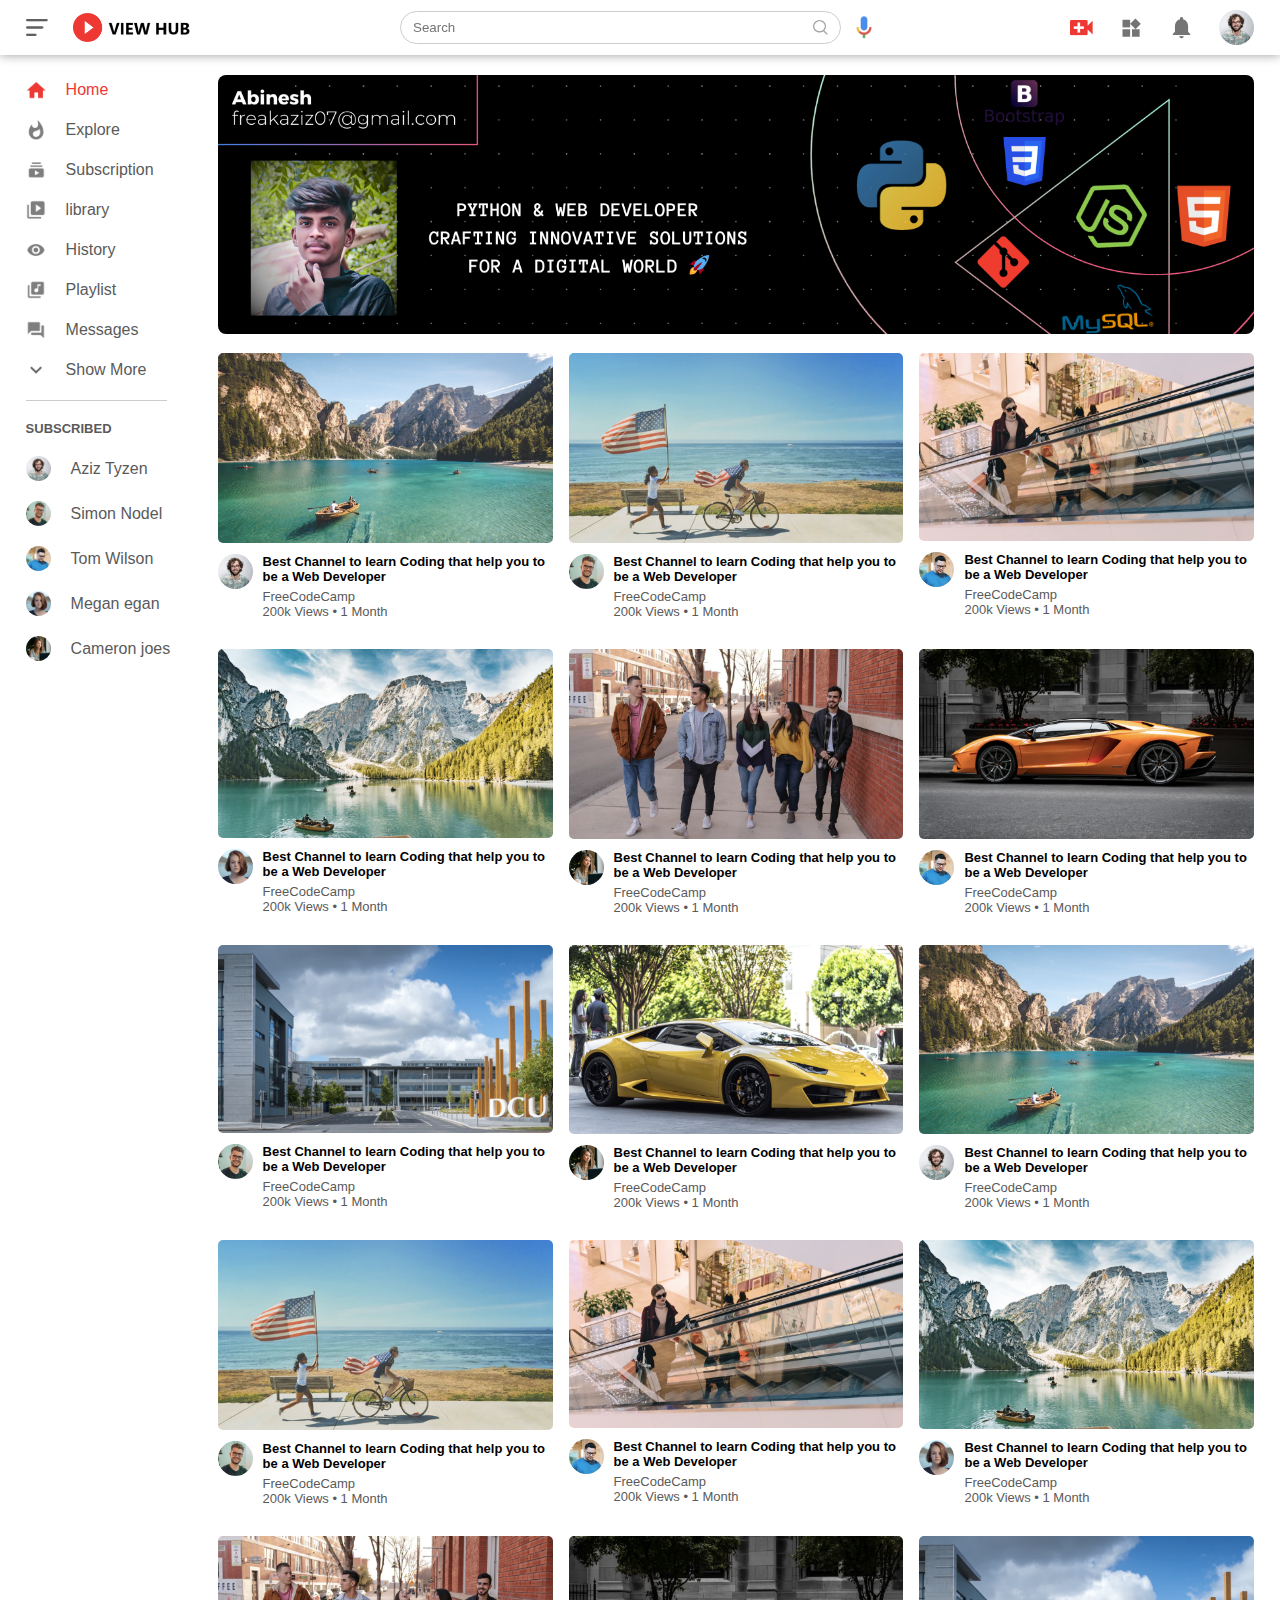
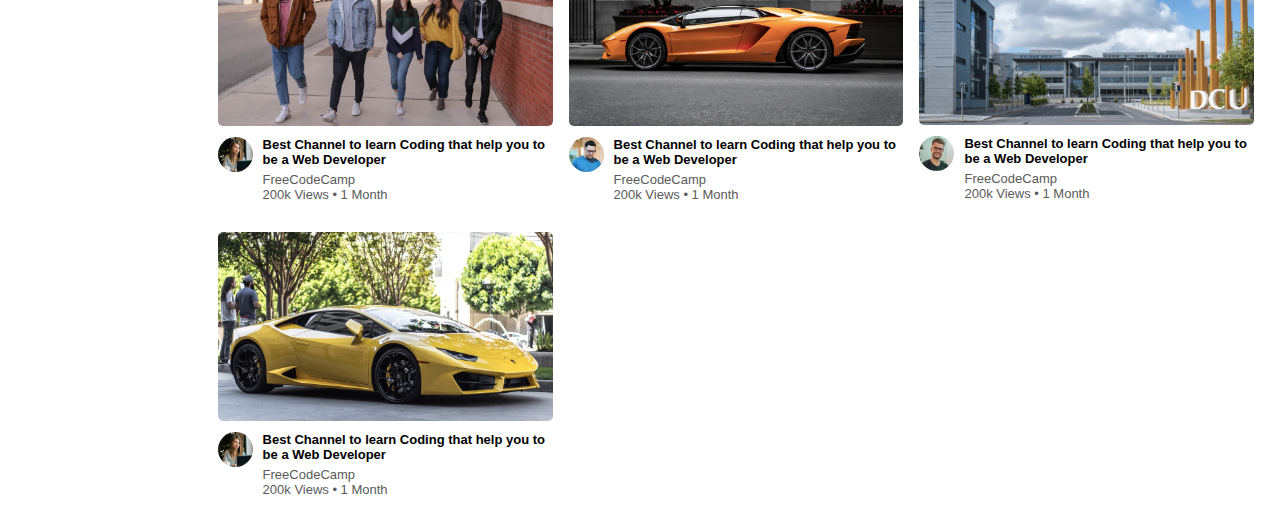
<file: Youtube/index.html>
<!DOCTYPE html>
<html lang="en">
<head>
    <meta charset="UTF-8">
    <meta name="viewport" content="width=device-width, initial-scale=1.0">
    <title>Welcome | View-Hub</title>
    <link rel="stylesheet" href="style.css">
</head>
<body>
    <nav class="flex-nav">
        <div class="nav-left flex-nav">
            <img src="images/menu.png" alt="" class="menu-icon">
            <img src="images/logo.png" alt="" class="logo">
        </div>
        <div class="nav-middle flex-nav">
            <div class="search-box flex-nav">
                <input type="text" placeholder="Search">
                <img src="images/search.png" alt="">
            </div>
            <img src="images/voice-search.png" alt="" class="mic-icon">
        </div>
        <div class="nav-right flex-nav">
            <img src="images/upload.png" alt="">
            <img src="images/more.png" alt="">
            <img src="images/notification.png" alt="">
            <img src="images/Jack.png" alt="" class="user-icon">
        </div>
    </nav>
    <!-- --------------Side-Bar------------->
    <div class="side-bar">
        <div class="shortcut-links">
            <a href=""><img src="images/home.png" alt=""><p>Home</p></a>
            <a href=""><img src="images/explore.png" alt=""><p>Explore</p></a>
            <a href=""><img src="images/subscriprion.png" alt=""><p>Subscription</p></a>
            <a href=""><img src="images/library.png" alt=""><p>library</p></a>
            <a href=""><img src="images/history.png" alt=""><p>History</p></a>
            <a href=""><img src="images/playlist.png" alt=""><p>Playlist</p></a>
            <a href=""><img src="images/messages.png" alt=""><p>Messages</p></a>
            <a href=""><img src="images/show-more.png" alt=""><p>Show More</p></a>
            <hr>
        </div>
        <div class="subscribed-list">
            <h3>SUBSCRIBED</h3>

            <a href=""><img src="images/Jack.png" alt=""><p>Aziz Tyzen</p></a>
            <a href=""><img src="images/simon.png" alt=""><p>Simon Nodel</p></a>
            <a href=""><img src="images/tom.png" alt=""><p>Tom Wilson</p></a>
            <a href=""><img src="images/megan.png" alt=""><p>Megan egan</p></a>
            <a href=""><img src="images/cameron.png" alt=""><p>Cameron joes</p></a>
        </div>
    </div>

    <!-- --------------------MAIN--------------------- -->
    <div class="container">
        <div class="banner">
            <img src="images/banner.png" alt="">
        </div>
        <div class="list-container">
            <div class="vid-list">
                <a href="ply.html"><img src="images/thumbnail1.png" class="thumbnail" alt=""></a> 
                <div class="flex-nav">
                    <img src="images/Jack.png" alt="">
                    <div class="vid-info">
                        <a href="">Best Channel to learn Coding that help you to be a Web Developer</a>
                        <p>FreeCodeCamp</p>
                        <p>200k Views &bull; 1 Month</p>
                    </div>
                </div>
            </div>
            <div class="vid-list">
                <a href=""><img src="images/thumbnail2.png" class="thumbnail" alt=""></a> 
                <div class="flex-nav">
                    <img src="images/simon.png" alt="">
                    <div class="vid-info">
                        <a href="">Best Channel to learn Coding that help you to be a Web Developer</a>
                        <p>FreeCodeCamp</p>
                        <p>200k Views &bull; 1 Month</p>
                    </div>
                </div>
            </div>
            <div class="vid-list">
                <a href=""><img src="images/thumbnail3.png" class="thumbnail" alt=""></a> 
                <div class="flex-nav">
                    <img src="images/tom.png" alt="">
                    <div class="vid-info">
                        <a href="">Best Channel to learn Coding that help you to be a Web Developer</a>
                        <p>FreeCodeCamp</p>
                        <p>200k Views &bull; 1 Month</p>
                    </div>
                </div>
            </div>
            <div class="vid-list">
                <a href=""><img src="images/thumbnail4.png" class="thumbnail" alt=""></a> 
                <div class="flex-nav">
                    <img src="images/megan.png" alt="">
                    <div class="vid-info">
                        <a href="">Best Channel to learn Coding that help you to be a Web Developer</a>
                        <p>FreeCodeCamp</p>
                        <p>200k Views &bull; 1 Month</p>
                    </div>
                </div>
            </div>
            <div class="vid-list">
                <a href=""><img src="images/thumbnail5.png" class="thumbnail" alt=""></a> 
                <div class="flex-nav">
                    <img src="images/cameron.png" alt="">
                    <div class="vid-info">
                        <a href="">Best Channel to learn Coding that help you to be a Web Developer</a>
                        <p>FreeCodeCamp</p>
                        <p>200k Views &bull; 1 Month</p>
                    </div>
                </div>
            </div>
            <div class="vid-list">
                <a href=""><img src="images/thumbnail6.png" class="thumbnail" alt=""></a> 
                <div class="flex-nav">
                    <img src="images/tom.png" alt="">
                    <div class="vid-info">
                        <a href="">Best Channel to learn Coding that help you to be a Web Developer</a>
                        <p>FreeCodeCamp</p>
                        <p>200k Views &bull; 1 Month</p>
                    </div>
                </div>
            </div>
            <div class="vid-list">
                <a href=""><img src="images/thumbnail7.png" class="thumbnail" alt=""></a> 
                <div class="flex-nav">
                    <img src="images/simon.png" alt="">
                    <div class="vid-info">
                        <a href="">Best Channel to learn Coding that help you to be a Web Developer</a>
                        <p>FreeCodeCamp</p>
                        <p>200k Views &bull; 1 Month</p>
                    </div>
                </div>
            </div>
            <div class="vid-list">
                <a href=""><img src="images/thumbnail8.png" class="thumbnail" alt=""></a> 
                <div class="flex-nav">
                    <img src="images/cameron.png" alt="">
                    <div class="vid-info">
                        <a href="">Best Channel to learn Coding that help you to be a Web Developer</a>
                        <p>FreeCodeCamp</p>
                        <p>200k Views &bull; 1 Month</p>
                    </div>
                </div>
            </div>
            <div class="vid-list">
                <a href=""><img src="images/thumbnail1.png" class="thumbnail" alt=""></a> 
                <div class="flex-nav">
                    <img src="images/Jack.png" alt="">
                    <div class="vid-info">
                        <a href="">Best Channel to learn Coding that help you to be a Web Developer</a>
                        <p>FreeCodeCamp</p>
                        <p>200k Views &bull; 1 Month</p>
                    </div>
                </div>
            </div>
            <div class="vid-list">
                <a href=""><img src="images/thumbnail2.png" class="thumbnail" alt=""></a> 
                <div class="flex-nav">
                    <img src="images/simon.png" alt="">
                    <div class="vid-info">
                        <a href="">Best Channel to learn Coding that help you to be a Web Developer</a>
                        <p>FreeCodeCamp</p>
                        <p>200k Views &bull; 1 Month</p>
                    </div>
                </div>
            </div>
            <div class="vid-list">
                <a href=""><img src="images/thumbnail3.png" class="thumbnail" alt=""></a> 
                <div class="flex-nav">
                    <img src="images/tom.png" alt="">
                    <div class="vid-info">
                        <a href="">Best Channel to learn Coding that help you to be a Web Developer</a>
                        <p>FreeCodeCamp</p>
                        <p>200k Views &bull; 1 Month</p>
                    </div>
                </div>
            </div>
            <div class="vid-list">
                <a href=""><img src="images/thumbnail4.png" class="thumbnail" alt=""></a> 
                <div class="flex-nav">
                    <img src="images/megan.png" alt="">
                    <div class="vid-info">
                        <a href="">Best Channel to learn Coding that help you to be a Web Developer</a>
                        <p>FreeCodeCamp</p>
                        <p>200k Views &bull; 1 Month</p>
                    </div>
                </div>
            </div>
            <div class="vid-list">
                <a href=""><img src="images/thumbnail5.png" class="thumbnail" alt=""></a> 
                <div class="flex-nav">
                    <img src="images/cameron.png" alt="">
                    <div class="vid-info">
                        <a href="">Best Channel to learn Coding that help you to be a Web Developer</a>
                        <p>FreeCodeCamp</p>
                        <p>200k Views &bull; 1 Month</p>
                    </div>
                </div>
            </div>
            <div class="vid-list">
                <a href=""><img src="images/thumbnail6.png" class="thumbnail" alt=""></a> 
                <div class="flex-nav">
                    <img src="images/tom.png" alt="">
                    <div class="vid-info">
                        <a href="">Best Channel to learn Coding that help you to be a Web Developer</a>
                        <p>FreeCodeCamp</p>
                        <p>200k Views &bull; 1 Month</p>
                    </div>
                </div>
            </div>
            <div class="vid-list">
                <a href=""><img src="images/thumbnail7.png" class="thumbnail" alt=""></a> 
                <div class="flex-nav">
                    <img src="images/simon.png" alt="">
                    <div class="vid-info">
                        <a href="">Best Channel to learn Coding that help you to be a Web Developer</a>
                        <p>FreeCodeCamp</p>
                        <p>200k Views &bull; 1 Month</p>
                    </div>
                </div>
            </div>
            <div class="vid-list">
                <a href=""><img src="images/thumbnail8.png" class="thumbnail" alt=""></a> 
                <div class="flex-nav">
                    <img src="images/cameron.png" alt="">
                    <div class="vid-info">
                        <a href="">Best Channel to learn Coding that help you to be a Web Developer</a>
                        <p>FreeCodeCamp</p>
                        <p>200k Views &bull; 1 Month</p>
                    </div>
                </div>
            </div>
        </div>
    </div>
<script src="script.js"></script>
</body>
</html>
</file>
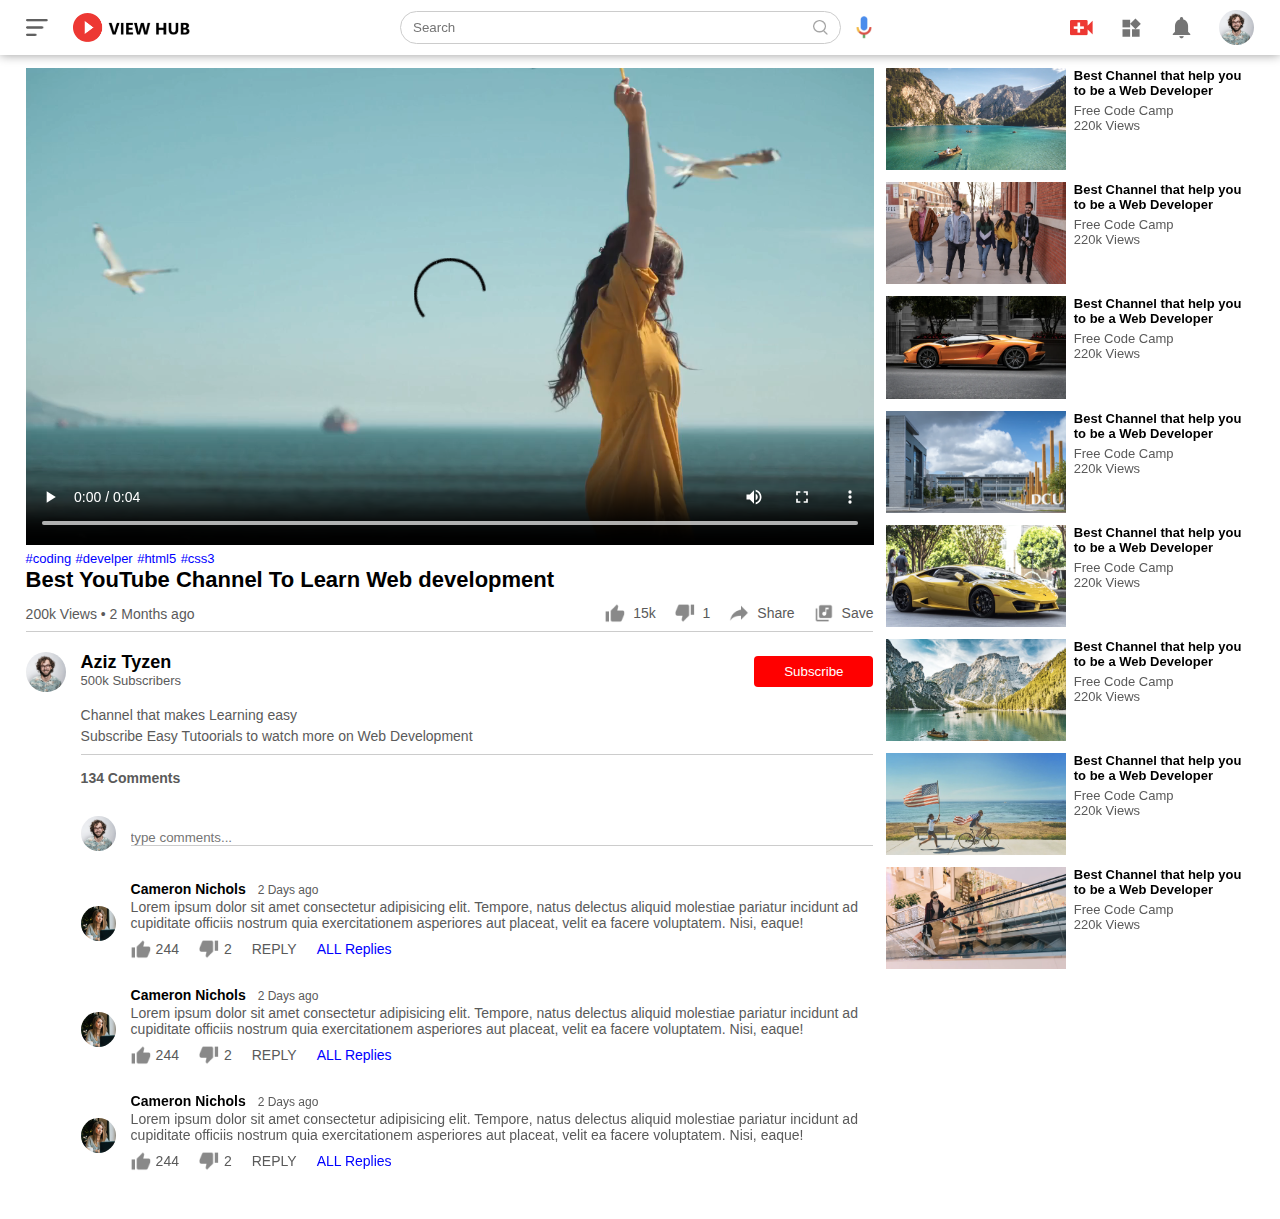
<file: Youtube/ply.html>
<!DOCTYPE html>
<html lang="en">
<head>
    <meta charset="UTF-8">
    <meta name="viewport" content="width=device-width, initial-scale=1.0">
    <title>Play Video | View-Hub</title>
    <link rel="stylesheet" href="style.css">
</head>
<body>
    <nav class="flex-nav">
        <div class="nav-left flex-nav">
            <img src="images/menu.png" alt="" class="menu-icon">
            <img src="images/logo.png" alt="" class="logo">
        </div>
        <div class="nav-middle flex-nav">
            <div class="search-box flex-nav">
                <input type="text" placeholder="Search">
                <img src="images/search.png" alt="">
            </div>
            <img src="images/voice-search.png" alt="" class="mic-icon">
        </div>
        <div class="nav-right flex-nav">
            <img src="images/upload.png" alt="">
            <img src="images/more.png" alt="">
            <img src="images/notification.png" alt="">
            <img src="images/Jack.png" alt="" class="user-icon">
        </div>
    </nav>

    <div class="container play-container">
        <div class="row">
            <div class="ply-video">
                <video controls autoplay>
                    <source src="images/video.mp4" type="video/mp4">
                </video>
                <div class="tags">
                    <a href="">#coding</a>
                    <a href="">#develper</a>
                    <a href="">#html5</a>
                    <a href="">#css3</a>
                </div>
                <h3>Best YouTube Channel To Learn Web development</h3>
                <div class="play-video-info">
                    <p>200k Views &bull; 2 Months ago</p>
                    <div>
                        <a href=""><img src="images/like.png">15k</a>
                        <a href=""><img src="images/dislike.png">1</a>
                        <a href=""><img src="images/share.png">Share</a>
                        <a href=""><img src="images/save.png">Save</a>
                    </div>
                </div>
                <hr>
                <div class="publisher">
                    <img src="images/Jack.png">
                    <div>
                        <p>Aziz Tyzen</p>
                        <span>500k Subscribers</span>
                    </div>
                    <button type="button">Subscribe</button>
                </div>
                <div class="video-des">
                    <p>Channel that makes Learning easy</p>
                    <p>Subscribe Easy Tutoorials to watch more on Web Development</p>
                    <hr>
                    <h4>134 Comments</h4>
                    <div class="add-comment">
                        <img src="images/Jack.png" alt="">
                        <input type="text" placeholder="type comments...">
                    </div>
                    <div class="old-comment">
                        <img src="images/cameron.png" alt="">
                        <div>
                            <h3>Cameron Nichols <span>2 Days ago</span></h3>
                            <p>Lorem ipsum dolor sit amet consectetur adipisicing elit. Tempore, natus delectus aliquid molestiae pariatur incidunt ad cupiditate officiis nostrum quia exercitationem asperiores aut placeat, velit ea facere voluptatem. Nisi, eaque!</p>
                            <div class="action">
                                <img src="images/like.png" alt="">
                                <span>244</span>
                                <img src="images/dislike.png" alt="">
                                <span>2</span>
                                <span>REPLY</span>
                                <a href="">ALL Replies</a>
                            </div>
                        </div>
                    </div>
                    <div class="old-comment">
                        <img src="images/cameron.png" alt="">
                        <div>
                            <h3>Cameron Nichols <span>2 Days ago</span></h3>
                            <p>Lorem ipsum dolor sit amet consectetur adipisicing elit. Tempore, natus delectus aliquid molestiae pariatur incidunt ad cupiditate officiis nostrum quia exercitationem asperiores aut placeat, velit ea facere voluptatem. Nisi, eaque!</p>
                            <div class="action">
                                <img src="images/like.png" alt="">
                                <span>244</span>
                                <img src="images/dislike.png" alt="">
                                <span>2</span>
                                <span>REPLY</span>
                                <a href="">ALL Replies</a>
                            </div>
                        </div>
                    </div>
                    <div class="old-comment">
                        <img src="images/cameron.png" alt="">
                        <div>
                            <h3>Cameron Nichols <span>2 Days ago</span></h3>
                            <p>Lorem ipsum dolor sit amet consectetur adipisicing elit. Tempore, natus delectus aliquid molestiae pariatur incidunt ad cupiditate officiis nostrum quia exercitationem asperiores aut placeat, velit ea facere voluptatem. Nisi, eaque!</p>
                            <div class="action">
                                <img src="images/like.png" alt="">
                                <span>244</span>
                                <img src="images/dislike.png" alt="">
                                <span>2</span>
                                <span>REPLY</span>
                                <a href="">ALL Replies</a>
                            </div>
                        </div>
                    </div>                   
                </div>    
            </div>            
            <div class="right-sidebar">
                <div class="side-vid-list">
                    <a href="" class="small-thumbnail"><img src="images/thumbnail1.png"></a>
                    <div class="vid-info">
                        <a href="">Best Channel that help you to be a Web Developer</a>
                        <p>Free Code Camp</p>
                        <p>220k Views</p>
                    </div>
                </div>
                <div class="side-vid-list">
                    <a href="" class="small-thumbnail"><img src="images/thumbnail5.png"></a>
                    <div class="vid-info">
                        <a href="">Best Channel that help you to be a Web Developer</a>
                        <p>Free Code Camp</p>
                        <p>220k Views</p>
                    </div>
                </div>
                <div class="side-vid-list">
                    <a href="" class="small-thumbnail"><img src="images/thumbnail6.png"></a>
                    <div class="vid-info">
                        <a href="">Best Channel that help you to be a Web Developer</a>
                        <p>Free Code Camp</p>
                        <p>220k Views</p>
                    </div>
                </div>
                <div class="side-vid-list">
                    <a href="" class="small-thumbnail"><img src="images/thumbnail7.png"></a>
                    <div class="vid-info">
                        <a href="">Best Channel that help you to be a Web Developer</a>
                        <p>Free Code Camp</p>
                        <p>220k Views</p>
                    </div>
                </div>
                <div class="side-vid-list">
                    <a href="" class="small-thumbnail"><img src="images/thumbnail8.png"></a>
                    <div class="vid-info">
                        <a href="">Best Channel that help you to be a Web Developer</a>
                        <p>Free Code Camp</p>
                        <p>220k Views</p>
                    </div>
                </div>
                <div class="side-vid-list">
                    <a href="" class="small-thumbnail"><img src="images/thumbnail4.png"></a>
                    <div class="vid-info">
                        <a href="">Best Channel that help you to be a Web Developer</a>
                        <p>Free Code Camp</p>
                        <p>220k Views</p>
                    </div>
                </div>
                <div class="side-vid-list">
                    <a href="" class="small-thumbnail"><img src="images/thumbnail2.png"></a>
                    <div class="vid-info">
                        <a href="">Best Channel that help you to be a Web Developer</a>
                        <p>Free Code Camp</p>
                        <p>220k Views</p>
                    </div>
                </div>
                <div class="side-vid-list">
                    <a href="" class="small-thumbnail"><img src="images/thumbnail3.png"></a>
                    <div class="vid-info">
                        <a href="">Best Channel that help you to be a Web Developer</a>
                        <p>Free Code Camp</p>
                        <p>220k Views</p>
                    </div>
                </div>
            </div>
        </div>
    </div>
    
</body>
</html>
</file>
<file: Youtube/style.css>
*{
    margin: 0;
    padding: 0;
    box-sizing: border-box;
    font-family: 'poppins',sans-serif;
}
a{
    text-decoration: none;
    color: #5a5a5a;
}
img{
    cursor: pointer;
}
.flex-nav{
    display: flex;
    align-items: center;
}
nav{
    padding: 10px 2%;
    justify-content: space-between;
    box-shadow: 0 0 10px rgba(0,0,0,0.4);
    background: #fff;
    position: sticky;
    top: 0;
    z-index: 10;
}
.nav-right img{
    width: 25px;
    margin-right: 25px;

}
.nav-right .user-icon{
    width: 35px;
    border-radius: 50%;
    margin-right: 0;

}
.nav-left .menu-icon{
    width: 22px;
    margin-right: 25px;
}
.nav-left .logo{
    width: 130px;
}
.nav-middle .mic-icon{
    width: 16px;
}
.nav-middle .search-box{
    border: 1px solid#ccc;
    margin-right: 15px;
    padding: 8px 12px;
    border-radius: 25px;
}
.nav-middle .search-box input{
    width: 400px;
    border: 0;
    outline: 0;
    background: transparent;
}
.nav-middle .search-box img{
    width: 15px;
}
/* ----------------------SIDE BAR------------- */
.side-bar{
  background: #fff;
  width: 15%;
  height: 100vh;
  position: fixed;
  top: 0;
  padding-left: 2%;
  padding-top: 80px;
}
.shortcut-links a img{
    width: 20px;
    margin-right: 20px;
}
.shortcut-links a{
    display: flex;
    align-items: center;
    margin-bottom: 20px;
    width: fit-content;
    flex-wrap: wrap;
}
.shortcut-links a:first-child{
    color: #ed3833;
}
.side-bar hr{
    border: 0;
    height: 1px;
    background: #ccc;
    width: 85%;
}
.subscribed-list h3{
    font-size: 13px;
    margin: 20px 0;
    color: #5a5a5a;
}
.subscribed-list a{
    display: flex;
    align-items: center;
    margin-bottom: 20px;
    width: fit-content;
    flex-wrap: wrap;
}
.subscribed-list a img{
    width: 25px;
    border-radius: 50%;
    margin-right: 20px;
}
.small-sidebar{
    width: 5%;
}
.small-sidebar a p{
    display: none;
}
.small-sidebar h3{
    display: none;
}
.small-sidebar hr{
    width: 50%;
    margin-bottom:25px ;
}
/* <!-- --------------------MAIN--------------------- --> */
.container{
    background: #fff;
    padding-left: 17%;
    padding-right: 2%;
    padding-top: 20px;
    padding-bottom: 20px;
}
.large-container{
    padding-left: 7%;
}
.banner{
    width: 100%;
}
.banner img{
    width: 100%;
    border-radius: 8px;
}
.list-container{
    display: grid;
    grid-template-columns: repeat(auto-fit, minmax(250px,1fr));
    grid-column-gap:16px ;
    grid-row-gap:30px ;
    margin-top: 15px;
}
.vid-list .thumbnail{
    width: 100%;
    border-radius: 5px;
}
.vid-list .flex-nav{
    align-items: flex-start;
    margin-top: 7px;
}
.vid-list .flex-nav img{
    width: 35px;
    margin-right: 10px;
    border-radius: 50%;
}
.vid-info{
    color: #5a5a5a;
    font-size: 13px;
}
.vid-info a{
    color: #000;
    font-weight: 600;
    display: block;
    margin-bottom: 5px;
}
/* --------------Play page---------- */
.play-container{
    padding-left: 2%;
    padding-top: 1%;
}
.row{
    display: flex;
    justify-content: space-between;
    flex-wrap: wrap;
}
.ply-video{
    flex-basis: 69%;
}
.right-sidebar{
    flex-basis: 30%;
}
.ply-video video{
    width: 100%;
}
.side-vid-list{
    display: flex;
    justify-content: space-between;
    margin-bottom: 8px;
}
.side-vid-list img{
    width: 100%;
}
.side-vid-list .small-thumbnail{
    flex-basis: 49%;
}
.side-vid-list .vid-info{
    flex-basis: 49%;
}
.ply-video .tags a{
    color: #0000ff;
    font-size: 13px;
}
.ply-video  h3{
    font-weight: 600;
    font-size: 22px;
}
.ply-video .play-video-info{
    display: flex;
    align-items: center;
    justify-content: space-between;
    flex-wrap: wrap;
    margin-top: 10px;
    font-size: 14px;
    color: #5a5a5a;
}
.ply-video .play-video-info a {
    display: inline-flex;
    align-items: center;
    margin-left: 15px;
}
.ply-video .play-video-info a img{
    width: 20px;
    margin-right: 8px;
}
.ply-video hr{
    border: 0;
    height: 1px;
    margin-top: 5px;
    background: #ccc;
}
.publisher {
    display: flex;
    align-items: center;
    margin-top: 20px;
}
.publisher div{
    flex: 1;

    line-height: 18px;
}
.publisher img{
    width: 40px;
    border-radius: 50%;
    margin-right: 15px;

}
.publisher div p{
    color: #000;
    font-weight: 600;
    font-size: 18px;
}
.publisher div span{
    font-size: 13px;
    color: #5a5a5a;
}
.publisher button{
    background: red;
    color: #fff;
    padding: 8px 30px;
    border: 0;
    outline: 0;
    border-radius: 4px;
    cursor: pointer;
}
.video-des{
    padding-left: 55px;
    margin: 15px 0;
}
.video-des p{
    font-size: 14px;
    margin-bottom: 5px;
    color: #5a5a5a;
}
.video-des  hr{
    margin: 10px 0;
}
.video-des h4{
    font-size: 14px;
    color: #5a5a5a;
    margin-top: 15px;
}
.add-comment{
    display: flex;
    align-items: center;
    margin: 30px 0;
}
.add-comment img{
    width: 35px;
    border-radius: 50%;
    margin-right: 15px;
}

.add-comment  input{
    border: 0;
    outline: 0;
    border-bottom: 1px solid #ccc;
    width: 100%;
    padding-top: 10px;
    background: transparent;
}
.old-comment{
    display: flex;
    align-items: center;
    margin: 20px 0;
}
.old-comment img{
    width: 35px;
    border-radius: 50%;
    margin-right: 15px;
}
.old-comment h3{
    font-size: 14px;
    margin-bottom: 2px;
}
.old-comment  h3 span{
    font-size: 12px;
    color: #5a5a5a;
    font-weight: 500;
    margin-left: 8px;
}
.old-comment .action{
    display: flex;
    align-items: center;
    margin: 8px 0;
    font-size: 14px;
}
.old-comment .action img{
    border-radius: 0;
    width: 20px;
    margin-right:5px;
    
}
.old-comment .action span{
    margin-right: 20px;
    color: #5a5a5a;
}
.old-comment .action a{
    color: #0000ff;
}











/* ---------------Media-Quire---------- */
@media (max-width:900px){
    .menu-icon{
        display: none;
    }
    .side-bar{
        display: none;
    }
    .container, .large-container{
        padding-left: 5%;
        padding-right: 5%;
    }
    .nav-right img{
        display: none;
    }
    .nav-right .user-icon{
        display: block;
        width: 30px;
    }
    .nav-middle .search-box input{
        width: 100px;
    }
    .nav-middle .mic-icon{
        display: none;
    }
    .nav-left .logo{
        width: 90px;
    }
    .container .banner{
        display:none;
    }
    .container .vid-list{
        margin-top: -20px;
    }
}
@media (max-width:900px){
    .ply-video{
        flex-basis: 100%;
    }
    .right-sidebar{
        flex-basis: 100%;
    }
    .play-container{
        padding-left: 5%;
    }
    .video-des{
        padding-left: 0;
    }
    .ply-video .play-video-info a{
        margin-left: 0;
        margin-right: 15px;
        margin-top:15px;
    }
}
</file>
